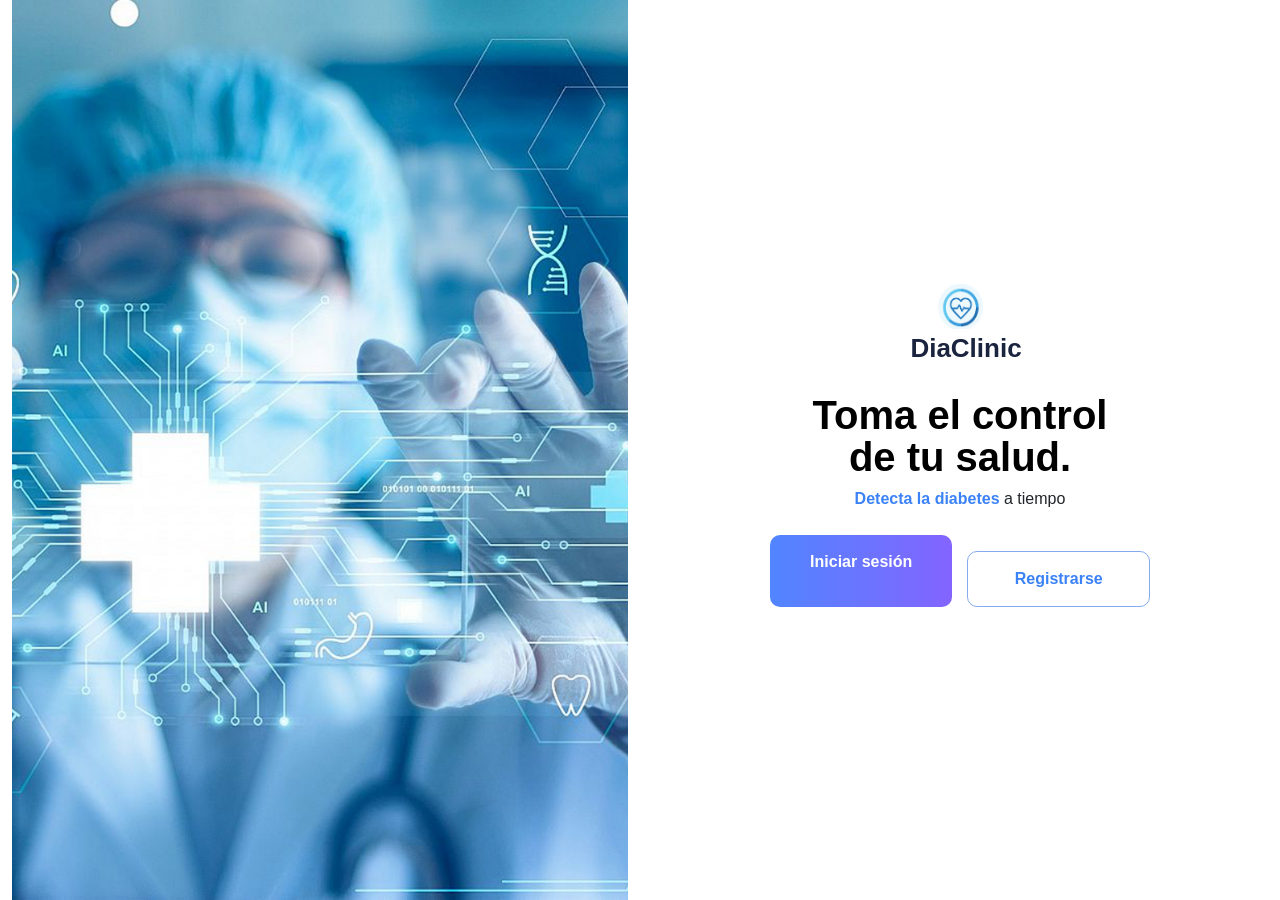
<file: index.html>
<!DOCTYPE html>
<html lang="es">
<head>
    <meta charset="UTF-8">
    <meta name="viewport" content="width=device-width, initial-scale=1">
    <title>DiaClinic | Inicio</title>
    <link href="https://cdn.jsdelivr.net/npm/bootstrap@5.3.0/dist/css/bootstrap.min.css" rel="stylesheet">
    <link rel="stylesheet" href="./styles/index.css">
</head>
<body>

<div class="container-fluid login_container">
    <div class="row h-100">

        <div class="col-md-6 d-none d-md-block login_imagen_lateral">
            <img src="assets/fondo_login.png" alt="Fondo DiaClinic" class="img-fluid fondo_img">
        </div>

        <div class="col-md-6 col-12 login_contenido">
            <div class="login_wrapper text-center">

                <div class="login_logo mx-auto d-block">
                    <img src="assets/logo_circular.png" alt="Logo DiaClinic" class="logo_img">
                    <p>DiaClinic</p>
                </div>

                <h1 class="login_titulo">Toma el control</h1>
                <h1 class="login_subtitulo">de tu salud.</h1>

                <p>
                    <span class="login_texto_azul"><strong>Detecta la diabetes</strong></span> a tiempo
                </p>

                <div class="login_acciones mt-4">
                    <a href="./views/pantalla_login.html" class="login_btn_inicio text-center text-decoration-none">
                        Iniciar sesión
                    </a>
                    <a href="./views/pantalla_registro.html" class="login_btn_registro text-center text-decoration-none mt-3 d-inline-block">
                        Registrarse
                    </a>
                </div>

            </div>
        </div>

    </div>
</div>

<script src="https://cdn.jsdelivr.net/npm/bootstrap@5.3.0/dist/js/bootstrap.bundle.min.js"></script>
</body>
</html>
</file>
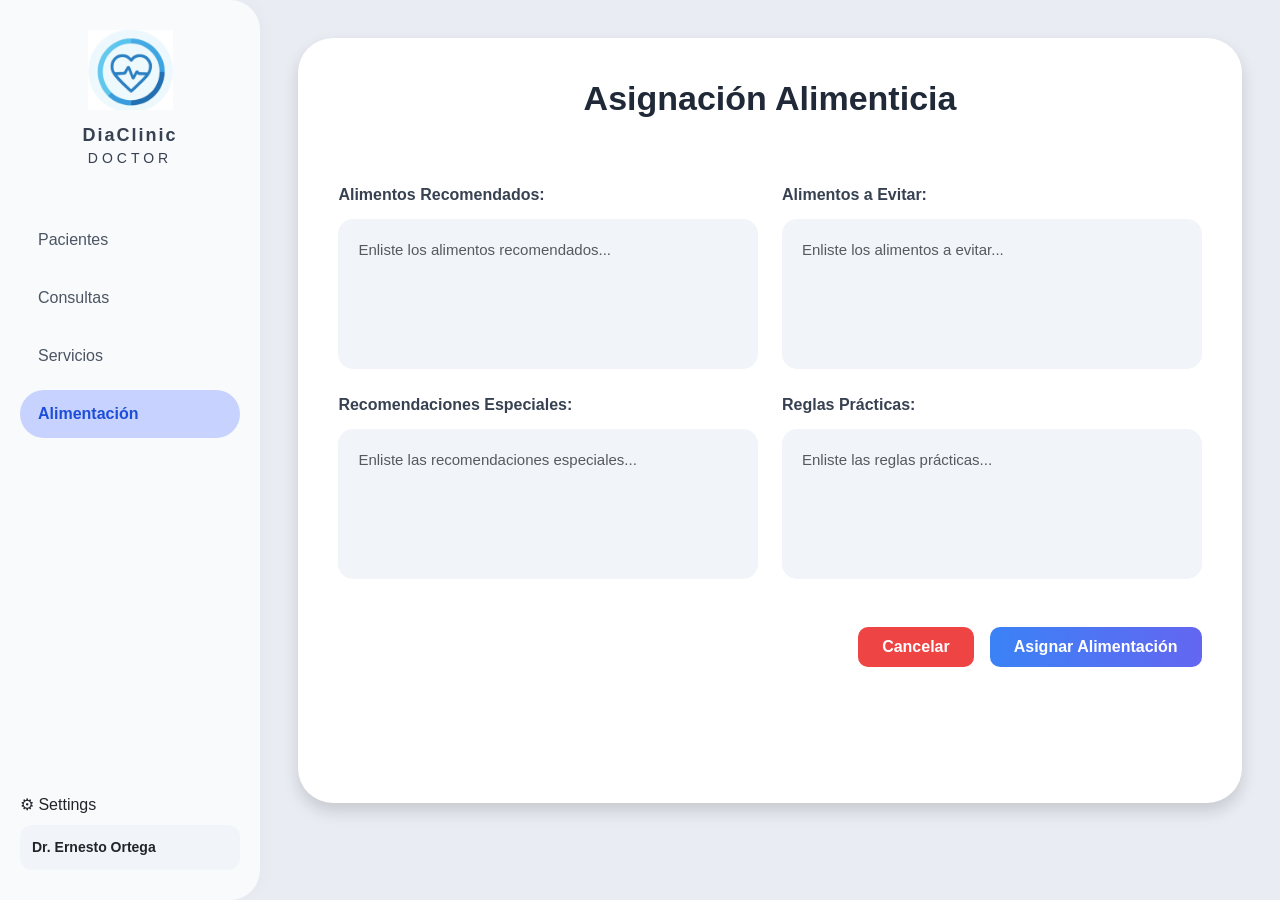
<file: views/asignacion alimenticia.html>
<!DOCTYPE html>
<html lang="es">
<head>
    <meta charset="UTF-8">
    <meta name="viewport" content="width=device-width, initial-scale=1.0">
    <title>DiaClinic | Asignación Alimenticia</title>
    <link href="https://cdn.jsdelivr.net/npm/bootstrap@5.3.0/dist/css/bootstrap.min.css" rel="stylesheet">
    <link rel="stylesheet" href="../styles/asignacion alimenticia.css">
</head>
<body>

<div class="container-fluid p-0">
    <div class="row g-0">
        
        <header class="col-12 d-lg-none bg-white p-3 d-flex justify-content-between align-items-center border-bottom sticky-top">
            <div class="d-flex align-items-center gap-2">
                <img src="../assets/logo.png" width="40" alt="Logo">
                <span class="fw-bold">DiaClinic Doctor</span>
            </div>
            <button class="btn btn-primary" type="button" data-bs-toggle="offcanvas" data-bs-target="#sidebarAlimentos">
            </button>
        </header>

        <aside class="col-lg-auto d-none d-lg-flex flex-column sidebar">
            <div class="logo_section">
                <img src="../assets/logo.png" class="logo_img" alt="Logo">
                <h2 class="logo_text">
                    DiaClinic<br>
                    <span>Doctor</span>
                </h2>
            </div>

            <nav class="menu nav flex-column">
                <a class="menu_item nav-link">Pacientes</a>
                <a class="menu_item nav-link">Consultas</a>
                <a class="menu_item nav-link">Servicios</a>
                <a class="menu_item nav-link active">Alimentación</a>
            </nav>

            <div class="user_box mt-auto">
                <div class="settings mb-2">⚙ Settings</div>
                <div class="user_profile">
                    <span class="fw-bold">Dr. Ernesto Ortega</span>
                </div>
            </div>
        </aside>

        <div class="offcanvas offcanvas-start" tabindex="-1" id="sidebarAlimentos">
            <div class="offcanvas-header border-bottom">
                <h5 class="offcanvas-title fw-bold">DiaClinic Doctor</h5>
                <button type="button" class="btn-close" data-bs-dismiss="offcanvas"></button>
            </div>
            <div class="offcanvas-body d-flex flex-column">
                <nav class="menu nav flex-column">
                    <a class="menu_item nav-link">Pacientes</a>
                    <a class="menu_item nav-link">Consultas</a>
                    <a class="menu_item nav-link">Servicios</a>
                    <a class="menu_item nav-link active">Alimentación</a>
                </nav>
            </div>
        </div>

        <main class="col main_content">
            <div class="content_card shadow">
                <h1 class="page_title">Asignación Alimenticia</h1>

                <div class="row g-4 mt-2">
                    <div class="col-12 col-xl-6">
                        <div class="form_group">
                            <label>Alimentos Recomendados:</label>
                            <textarea class="form-control border-0" placeholder="Enliste los alimentos recomendados..."></textarea>
                        </div>
                    </div>

                    <div class="col-12 col-xl-6">
                        <div class="form_group">
                            <label>Alimentos a Evitar:</label>
                            <textarea class="form-control border-0" placeholder="Enliste los alimentos a evitar..."></textarea>
                        </div>
                    </div>

                    <div class="col-12 col-xl-6">
                        <div class="form_group">
                            <label>Recomendaciones Especiales:</label>
                            <textarea class="form-control border-0" placeholder="Enliste las recomendaciones especiales..."></textarea>
                        </div>
                    </div>

                    <div class="col-12 col-xl-6">
                        <div class="form_group">
                            <label>Reglas Prácticas:</label>
                            <textarea class="form-control border-0" placeholder="Enliste las reglas prácticas..."></textarea>
                        </div>
                    </div>
                </div>

                <div class="button_container d-flex justify-content-center justify-content-md-end gap-3 mt-5">
                    <button class="btn_danger px-4 py-2">Cancelar</button>
                    <button class="btn_primary px-4 py-2">Asignar Alimentación</button>
                </div>
            </div>
        </main>
    </div>
</div>

<script src="https://cdn.jsdelivr.net/npm/bootstrap@5.3.0/dist/js/bootstrap.bundle.min.js"></script>
</body>
</html>
</file>
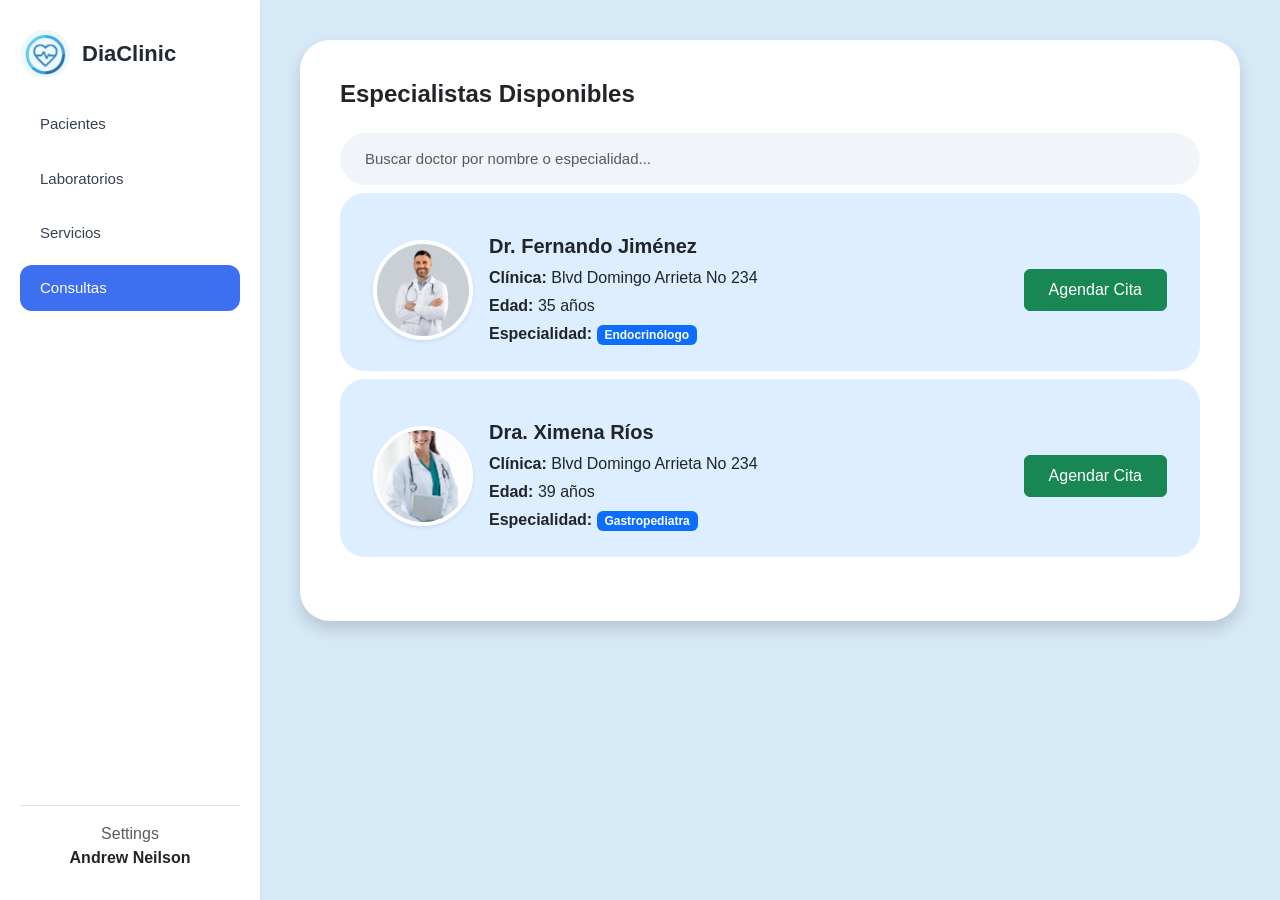
<file: views/doctores.html>
<!DOCTYPE html>
<html lang="es">
<head>
    <meta charset="UTF-8">
    <meta name="viewport" content="width=device-width, initial-scale=1.0">
    <title>DiaClinic | Consultas</title>
    <link href="https://cdn.jsdelivr.net/npm/bootstrap@5.3.0/dist/css/bootstrap.min.css" rel="stylesheet">

    <link rel="stylesheet" href="../styles/doctores.css">
</head>
<body class="bg_layout">
<nav class="navbar navbar-light bg-white border-bottom sticky-top d-lg-none">
    <div class="container-fluid">
        <a class="navbar-brand d-flex align-items-center" href="#">
            <img src="../assets/logo.png" alt="Logo" width="35">
            <span class="fw-bold ms-2 fs-4">DiaClinic</span>
        </a>

        <button class="navbar-toggler" type="button"
                data-bs-toggle="offcanvas"
                data-bs-target="#sidebarMobile"
                aria-controls="sidebarMobile">
            <span class="navbar-toggler-icon"></span>
        </button>
    </div>
</nav>

<div class="container-fluid p-0">
    <div class="row g-0">
        <aside class="col-lg-auto d-none d-lg-flex flex-column sidebar shadow-sm">
            <div class="sidebar_top">
                <div class="logo mb-4 text-center">
                    <img src="../assets/logo.png" class="logo_img" alt="Logo DiaClinic">
                    <p class="m-0 fw-bold">DiaClinic</p>
                </div>

                <nav class="sidebar_menu nav flex-column">
                    <a href="#" class="nav-link">Pacientes</a>
                    <a href="#" class="nav-link">Laboratorios</a>
                    <a href="#" class="nav-link">Servicios</a>
                    <a href="#" class="nav-link active">Consultas</a>
                </nav>
            </div>

            <div class="sidebar_footer mt-auto border-top pt-3 text-center">
                <p class="m-0 text-muted">Settings</p>
                <p class="m-0 fw-bold">Andrew Neilson</p>
            </div>
        </aside>
        <div class="offcanvas offcanvas-start" tabindex="-1" id="sidebarMobile">
            <div class="offcanvas-header border-bottom">
                <h5 class="offcanvas-title fw-bold">DiaClinic</h5>
                <button type="button" class="btn-close" data-bs-dismiss="offcanvas"></button>
            </div>
            <div class="offcanvas-body">
                <nav class="sidebar_menu nav flex-column">
                    <a href="#" class="nav-link">Pacientes</a>
                    <a href="#" class="nav-link">Laboratorios</a>
                    <a href="#" class="nav-link">Servicios</a>
                    <a href="#" class="nav-link active">Consultas</a>
                </nav>
            </div>
        </div>
        <main class="col content">
            <div class="form_white_card shadow">

                <h2 class="mb-4 fw-bold h4">Especialistas Disponibles</h2>

                <div class="search_bar_container mb-4">
                    <input type="text" class="form-control"
                           placeholder="Buscar doctor por nombre o especialidad...">
                </div>
                <div class="doctor_card row g-3 align-items-center mx-0 mb-4">
                    <div class="col-12 col-sm-auto text-center">
                        <img src="../assets/doctor1.png" class="doctor_img shadow-sm" alt="Doctor">
                    </div>
                    <div class="col-12 col-sm text-center text-sm-start">
                        <h3 class="h5 fw-bold mb-2">Dr. Fernando Jiménez</h3>
                        <p class="mb-1"><strong>Clínica:</strong> Blvd Domingo Arrieta No 234</p>
                        <p class="mb-1"><strong>Edad:</strong> 35 años</p>
                        <p class="mb-0">
                            <strong>Especialidad:</strong>
                            <span class="badge bg-primary">Endocrinólogo</span>
                        </p>
                    </div>
                    <div class="col-12 col-lg-auto text-center pt-2 pt-lg-0">
                        <button class="btn btn-success w-100 px-4 py-2">
                            Agendar Cita
                        </button>
                    </div>
                </div>
                <div class="doctor_card row g-3 align-items-center mx-0 mb-4">
                    <div class="col-12 col-sm-auto text-center">
                        <img src="../assets/doctora2.png" class="doctor_img shadow-sm" alt="Doctora">
                    </div>
                    <div class="col-12 col-sm text-center text-sm-start">
                        <h3 class="h5 fw-bold mb-2">Dra. Ximena Ríos</h3>
                        <p class="mb-1"><strong>Clínica:</strong> Blvd Domingo Arrieta No 234</p>
                        <p class="mb-1"><strong>Edad:</strong> 39 años</p>
                        <p class="mb-0">
                            <strong>Especialidad:</strong>
                            <span class="badge bg-primary">Gastropediatra</span>
                        </p>
                    </div>
                    <div class="col-12 col-lg-auto text-center pt-2 pt-lg-0">
                        <button class="btn btn-success w-100 px-4 py-2">
                            Agendar Cita
                        </button>
                    </div>
                </div>

            </div>
        </main>

    </div>
</div>
<script src="https://cdn.jsdelivr.net/npm/bootstrap@5.3.0/dist/js/bootstrap.bundle.min.js"></script>
</body>
</html>
</file>
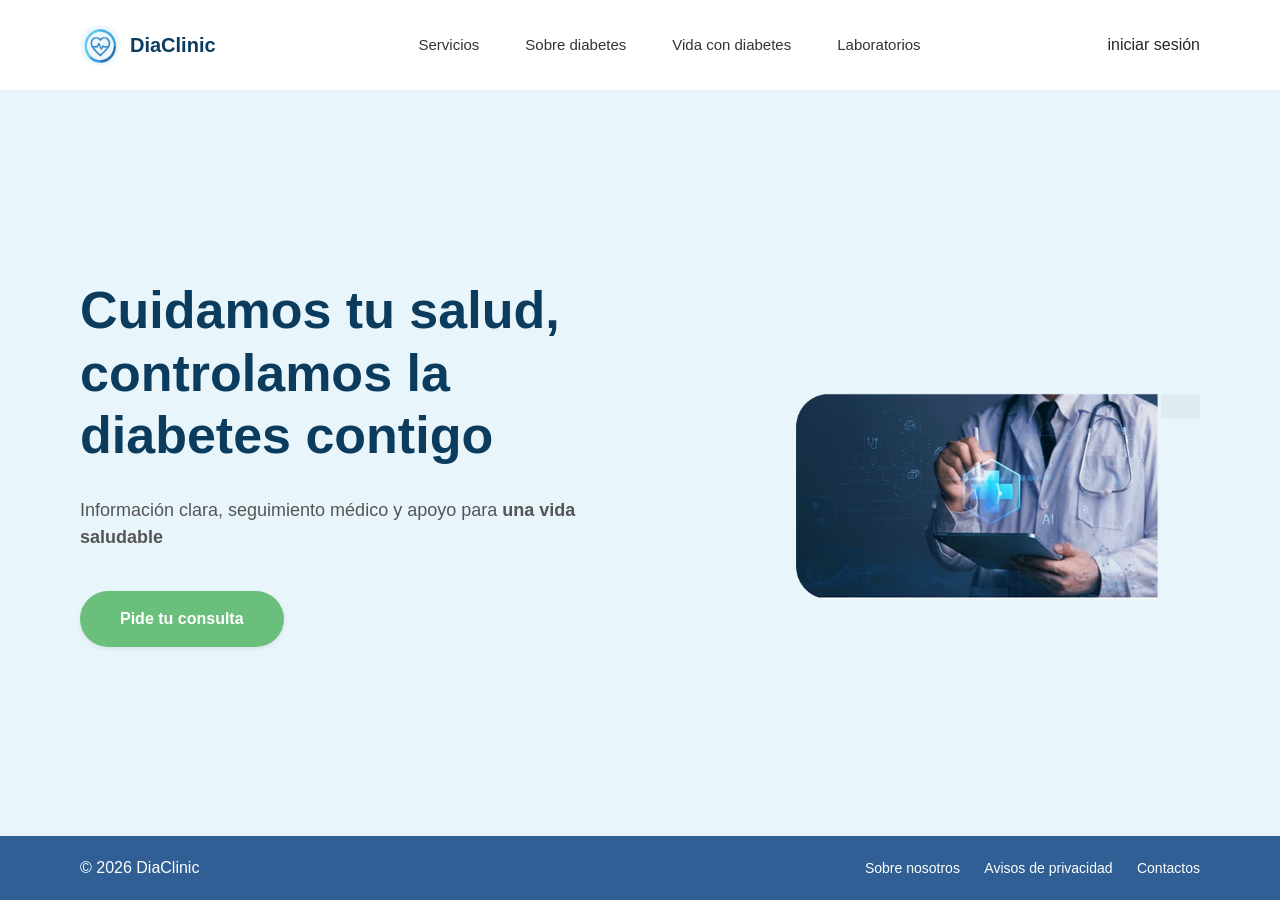
<file: views/pantalla_home.html>
<!DOCTYPE html>
<html lang="es">
<head>
    <meta charset="UTF-8">
    <meta name="viewport" content="width=device-width, initial-scale=1.0">
    <title>DiaClinic - Home</title>
    <link href="https://cdn.jsdelivr.net/npm/bootstrap@5.3.0/dist/css/bootstrap.min.css" rel="stylesheet">
    <link rel="stylesheet" href="../styles/pantalla home.css">
</head>
<body>

    <nav class="navbar navbar-expand-lg bg-white navbar_dashboard">
        <div class="container-fluid p-0">
            <a class="navbar-brand navbar_brand_logo" href="#">
                <img src="../assets/logo_circular.png" alt="Logo DiaClinic">
                <span>DiaClinic</span>
            </a>
            
            <button class="navbar-toggler border-0" type="button" data-bs-toggle="collapse" data-bs-target="#navbarNav">
                <span class="navbar-toggler-icon"></span>
            </button>

            <div class="collapse navbar-collapse justify-content-center" id="navbarNav">
                <div class="navbar-nav navbar_menu_links text-center">
                    <a class="nav-link" href="#">Servicios</a>
                    <a class="nav-link" href="#">Sobre diabetes</a>
                    <a class="nav-link" href="#">Vida con diabetes</a>
                    <a class="nav-link" href="#">Laboratorios</a>
                </div>
                <div class="d-lg-none mt-3 user_profile_header justify-content-center">
                    <span>iniciar sesión</span>
                </div>
            </div>

            <div class="user_profile_header d-none d-lg-flex">
                <span style="cursor: pointer; font-weight: 500;">iniciar sesión</span>
            </div>
        </div>
    </nav>

    <section class="hero_section_container d-flex align-items-center">
        <div class="container-fluid p-0">
            <div class="row align-items-center g-0">
                <div class="col-lg-6 hero_content_left">
                    <h1 class="hero_title_text">
                        Cuidamos tu salud,<br>
                        controlamos la diabetes contigo
                    </h1>
                    <p class="hero_description">
                        Información clara, seguimiento médico y apoyo
                        para <strong>una vida saludable</strong>
                    </p>
                    <button class="btn_action_green shadow-sm">
                        Pide tu consulta
                    </button>
                </div>
                <div class="col-lg-6 hero_image_right">
                    <img src="../assets/doctor.png" alt="Doctor Diaclinic" class="img-fluid">
                </div>
            </div>
        </div>
    </section>

    <footer class="footer_bar_container">
        <div class="container-fluid p-0 d-flex flex-column flex-md-row justify-content-between align-items-center">
            <p class="mb-0">© 2026 DiaClinic</p>
            <div class="footer_links mt-3 mt-md-0">
                <a href="#">Sobre nosotros</a>
                <a href="#">Avisos de privacidad</a>
                <a href="#">Contactos</a>
            </div>
        </div>
    </footer>

    <script src="https://cdn.jsdelivr.net/npm/bootstrap@5.3.0/dist/js/bootstrap.bundle.min.js"></script>
</body>
</html>
</file>
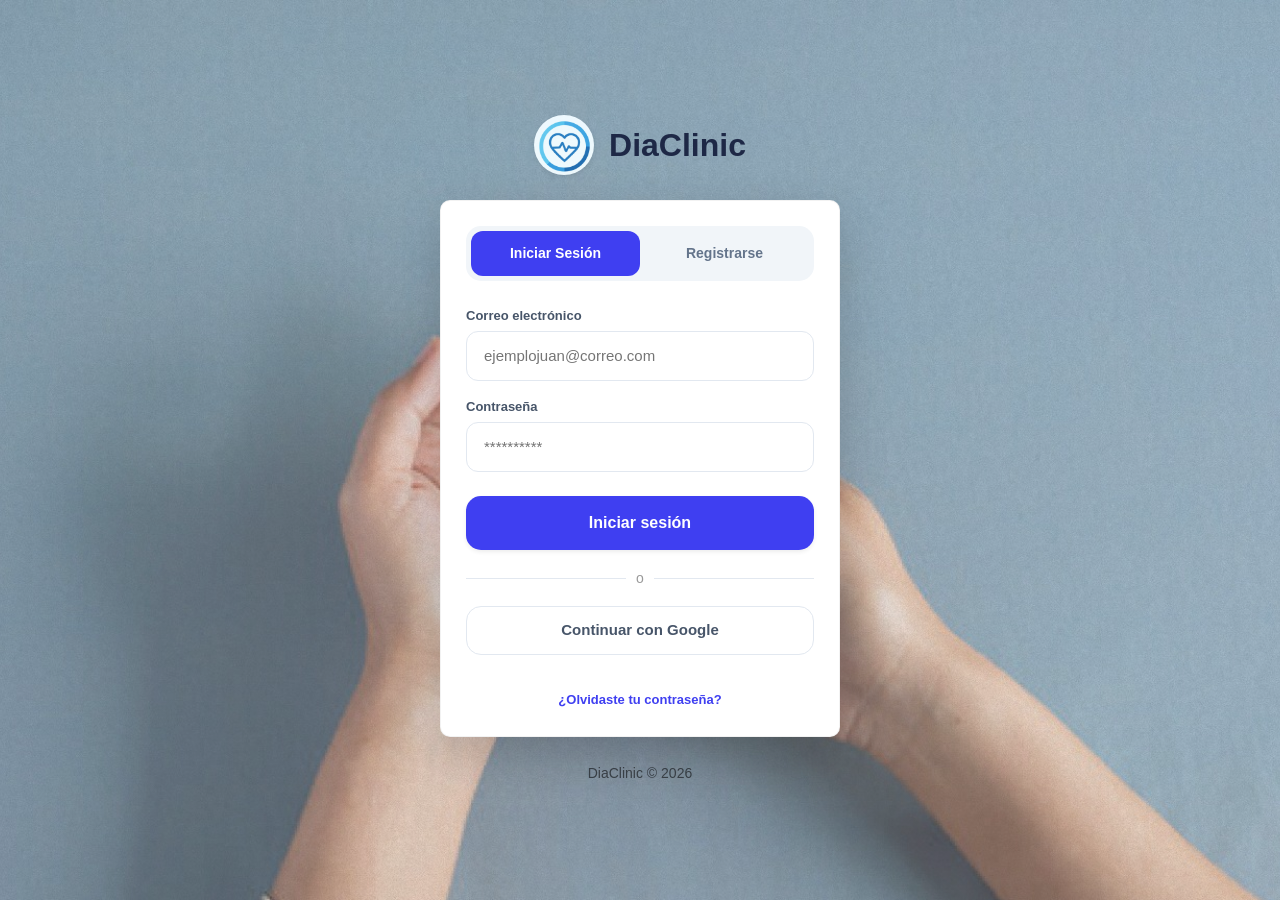
<file: views/pantalla_login.html>
<!DOCTYPE html>
<html lang="es">
<head>
    <meta charset="UTF-8">
    <meta name="viewport" content="width=device-width, initial-scale=1.0">
    <title>DiaClinic | Inicio de Sesión</title>
    <link href="https://cdn.jsdelivr.net/npm/bootstrap@5.3.0/dist/css/bootstrap.min.css" rel="stylesheet">
    <link rel="stylesheet" href="../styles/pantalla_login.css">
</head>
<body class="login_container p-3">

    <div class="login_logo">
        <img src="../assets/logo.png" class="logo_img shadow-sm" alt="Logo">
        <p class="m-0">DiaClinic</p>
    </div>

    <div class="auth_card shadow-lg">

        <div class="auth_tabs">
            <button type="button" class="auth_tab_activo">Iniciar Sesión</button>
            <button type="button" class="auth_tab" onclick="window.location.href='pantalla_registro.html'">Registrarse</button>
        </div>

        <form action="../controllers/login.php" method="POST">
            
            <span id="mensaje_sistema" class="text-center d-block mb-3 fw-bold" style="display: none !important;"></span>

            <div class="mb-3">
                <label class="auth_label">Correo electrónico</label>
                <div class="auth_input_group">
                    <input type="email" class="auth_input" name="email" placeholder="ejemplojuan@correo.com" required>
                </div>
            </div>

            <div class="mb-4">
                <label class="auth_label">Contraseña</label>
                <div class="auth_input_group">
                    <input type="password" class="auth_input" name="password" placeholder="**********" required>
                </div>
            </div>

            <button type="submit" class="auth_btn_principal shadow-sm">
                Iniciar sesión
            </button>

            <div class="separador my-3">
                <span>o</span>
            </div>

            <button type="button" class="auth_btn_secundario mb-3">
                Continuar con Google
            </button>

            <div class="text-center mt-3">
                <a href="#" class="login_texto_azul text-decoration-none">¿Olvidaste tu contraseña?</a>
            </div>
        </form>
    </div>

    <div class="text-center mt-4">
        <small class="text-muted">DiaClinic © 2026</small>
    </div>

    <script src="https://cdn.jsdelivr.net/npm/bootstrap@5.3.0/dist/js/bootstrap.bundle.min.js"></script>
    
    <script>
        const urlParams = new URLSearchParams(window.location.search);
        const mensajeSpan = document.getElementById('mensaje_sistema');

        if (urlParams.has('error')) {
            mensajeSpan.style.setProperty('display', 'block', 'important');
            mensajeSpan.classList.add('text-danger'); // Texto rojo
            
            if (urlParams.get('error') === 'pass') {
                mensajeSpan.textContent = 'Contraseña o Correo incorrectos.';
            } 
        } else if (urlParams.get('registro') === 'exito') {
            mensajeSpan.style.setProperty('display', 'block', 'important');
            mensajeSpan.classList.add('text-success'); // Texto verde
            mensajeSpan.textContent = '¡Cuenta creada con éxito! Ahora inicia sesión.';
        }
    </script>
</body>
</html>
</file>
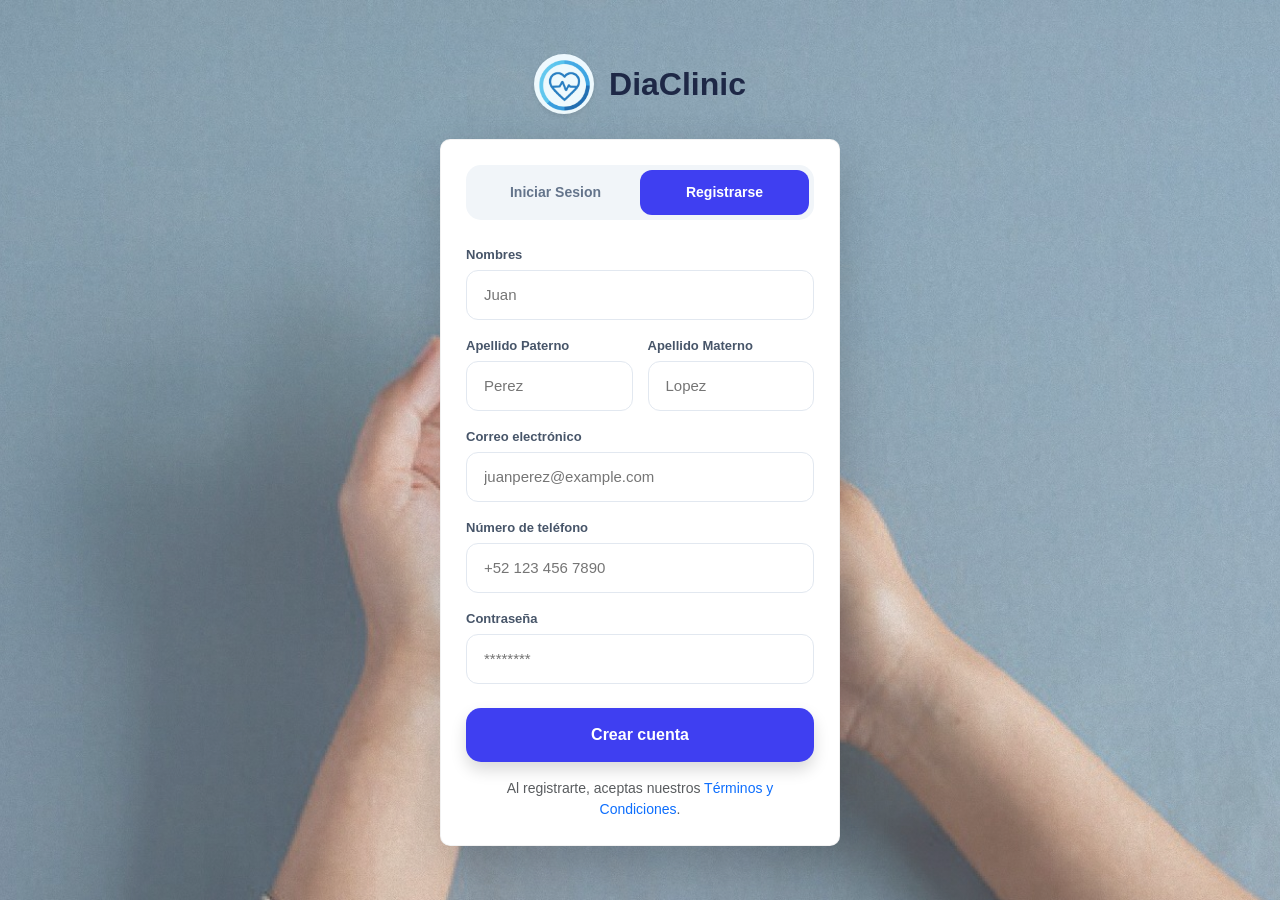
<file: views/pantalla_registro.html>
<!DOCTYPE html>
<html lang="es">
<head>
    <meta charset="UTF-8">
    <meta name="viewport" content="width=device-width, initial-scale=1.0">
    <title>DiaClinic | Registro</title>
    <link href="https://cdn.jsdelivr.net/npm/bootstrap@5.3.0/dist/css/bootstrap.min.css" rel="stylesheet">
    <link rel="stylesheet" href="../styles/pantalla_registro.css">
</head>
<body class="login_container p-3">

    <div class="login_logo">
        <img src="../assets/logo.png" class="logo_img shadow-sm" alt="Logo">
        <p class="m-0">DiaClinic</p>
    </div>

    <div class="auth_card shadow-lg">

        <div class="auth_tabs">
            <button type="button" class="auth_tab" onclick="window.location.href='pantalla_login.html'">Iniciar Sesion</button>
            <button type="button" class="auth_tab_activo">Registrarse</button>
        </div>

        <form action="../controllers/registro.php" method="POST">
            <div class="mb-3">
                <label class="auth_label">Nombres</label>
                <div class="auth_input_group">
                    <input type="text" class="auth_input" name="nombres" placeholder="Juan" required>
                </div>
            </div>

            <div class="fila_doble mb-3">
                <div>
                    <label class="auth_label">Apellido Paterno</label>
                    <div class="auth_input_group">
                        <input type="text" class="auth_input" name="ap_paterno" placeholder="Perez" required>
                    </div>
                </div>
                <div>
                    <label class="auth_label">Apellido Materno</label>
                    <div class="auth_input_group">
                        <input type="text" class="auth_input" name="ap_materno" placeholder="Lopez">
                    </div>
                </div>
            </div>

            <div class="mb-3">
                <label class="auth_label">Correo electrónico</label>
                <div class="auth_input_group">
                    <input type="email" class="auth_input" name="email" placeholder="juanperez@example.com" required>
                </div>
            </div>

            <div class="mb-3">
                <label class="auth_label">Número de teléfono</label>
                <div class="auth_input_group">
                    <input type="tel" class="auth_input" name="telefono" placeholder="+52 123 456 7890">
                </div>
            </div>

            <div class="mb-4">
                <label class="auth_label">Contraseña</label>
                <div class="auth_input_group">
                    <input type="password" class="auth_input" name="password" placeholder="********" required>
                </div>
            </div>

            <button type="submit" class="auth_btn_principal shadow">
                Crear cuenta
            </button>
            
            <p class="text-center mt-3 mb-0 small text-muted">
                Al registrarte, aceptas nuestros <a href="#" class="text-decoration-none">Términos y Condiciones</a>.
            </p>
        </form>
    </div>

    <script src="https://cdn.jsdelivr.net/npm/bootstrap@5.3.0/dist/js/bootstrap.bundle.min.js"></script>
</body>
</html>
</file>
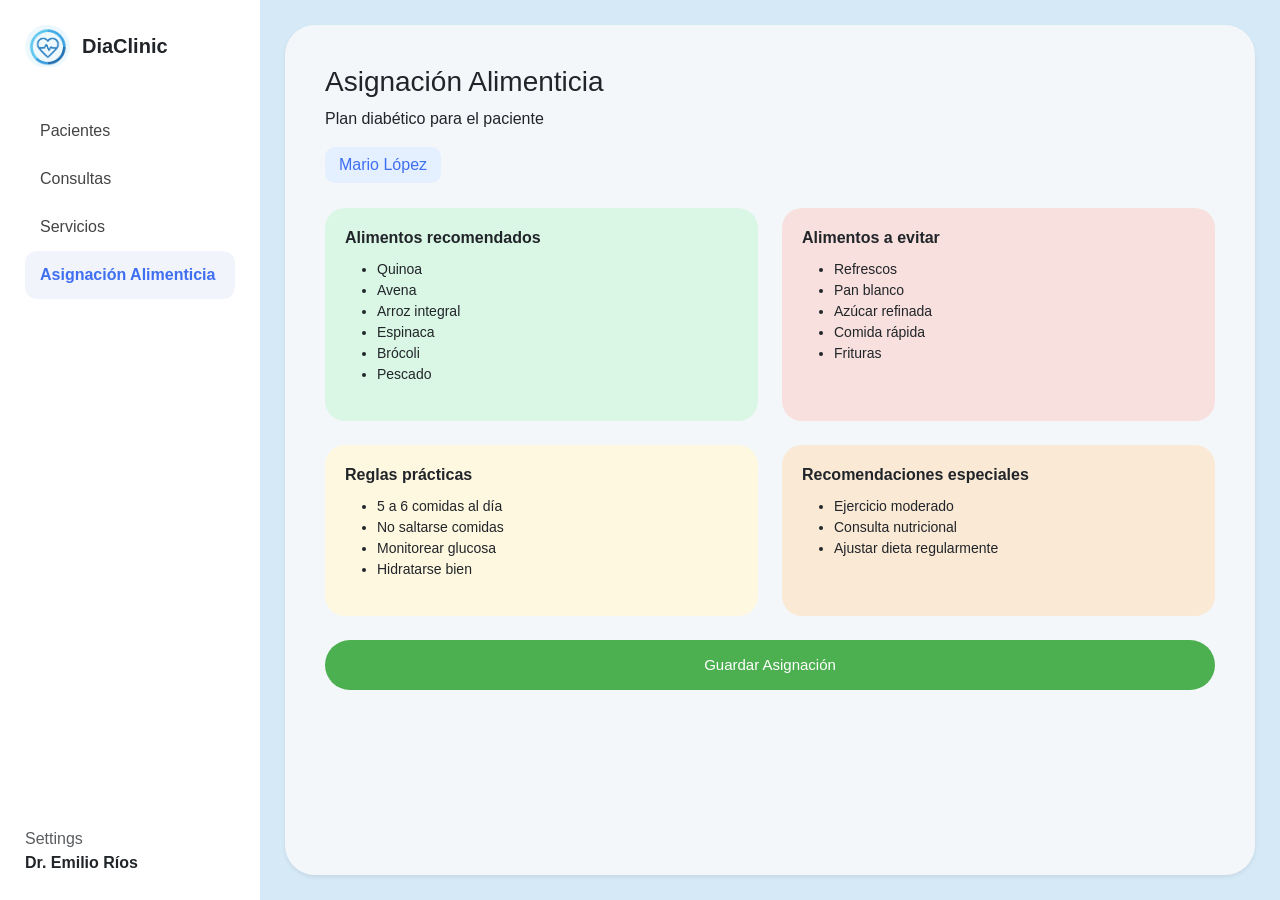
<file: views/perfil_alimenticio.html>
<!DOCTYPE html>
<html lang="es">
<head>
    <meta charset="UTF-8">
    <meta name="viewport" content="width=device-width, initial-scale=1.0">
    <title>DiaClinic | Perfil Alimenticio</title>
    <link href="https://cdn.jsdelivr.net/npm/bootstrap@5.3.0/dist/css/bootstrap.min.css" rel="stylesheet">
    <link rel="stylesheet" href="../styles/perfil_alimenticio.css">
</head>
<body>

<div class="container-fluid p-0">
    <div class="row g-0">
        
        <div class="col-12 d-lg-none bg-white p-3 d-flex justify-content-between align-items-center border-bottom">
            <div class="d-flex align-items-center gap-2">
                <img src="../assets/logo.png" style="width: 35px;" alt="Logo">
                <span class="fw-bold">DiaClinic</span>
            </div>
            <button class="btn btn-outline-primary" type="button" data-bs-toggle="offcanvas" data-bs-target="#sidebarMobile">
                Menú ☰
            </button>
        </div>

        <aside class="col-lg-auto d-none d-lg-flex flex-column sidebar_container">
            <div class="sidebar_top">
                <div class="sidebar_logo_top">
                    <img src="../assets/logo.png" alt="Logo DiaClinic">
                    <p>DiaClinic</p>
                </div>
                <nav class="sidebar_nav_list nav flex-column">
                    <a href="#" class="sidebar_nav_item">Pacientes</a>
                    <a href="#" class="sidebar_nav_item">Consultas</a>
                    <a href="#" class="sidebar_nav_item">Servicios</a>
                    <a href="#" class="sidebar_nav_item sidebar_item_active">Asignación Alimenticia</a>
                </nav>
            </div>
            <div class="sidebar_bottom_settings mt-auto">
                <p class="m-0 text-muted">Settings</p>
                <p class="m-0 fw-bold">Dr. Emilio Ríos</p>
            </div>
        </aside>

        <div class="offcanvas offcanvas-start" tabindex="-1" id="sidebarMobile">
            <div class="offcanvas-header border-bottom">
                <h5 class="offcanvas-title fw-bold">DiaClinic</h5>
                <button type="button" class="btn-close" data-bs-dismiss="offcanvas"></button>
            </div>
            <div class="offcanvas-body sidebar_container w-100 border-0">
                <nav class="sidebar_nav_list nav flex-column">
                    <a href="#" class="sidebar_nav_item">Pacientes</a>
                    <a href="#" class="sidebar_nav_item">Consultas</a>
                    <a href="#" class="sidebar_nav_item">Servicios</a>
                    <a href="#" class="sidebar_nav_item sidebar_item_active">Asignación Alimenticia</a>
                </nav>
            </div>
        </div>

        <main class="col main_content_wrapper shadow-sm">
            <header class="page_header">
                <h1 class="page_header_title">Asignación Alimenticia</h1>
                <p class="page_subtitle_text">Plan diabético para el paciente</p>
                <span class="patient_name_badge">Mario López</span>
            </header>

            <section class="row g-4 cards_grid_layout">
                
                <div class="col-12 col-md-6">
                    <div class="card_success_green h-100">
                        <h3 class="card_header_text">Alimentos recomendados</h3>
                        <ul class="card_list_items">
                            <li>Quinoa</li><li>Avena</li><li>Arroz integral</li>
                            <li>Espinaca</li><li>Brócoli</li><li>Pescado</li>
                        </ul>
                    </div>
                </div>

                <div class="col-12 col-md-6">
                    <div class="card_danger_red h-100">
                        <h3 class="card_header_text">Alimentos a evitar</h3>
                        <ul class="card_list_items">
                            <li>Refrescos</li><li>Pan blanco</li><li>Azúcar refinada</li>
                            <li>Comida rápida</li><li>Frituras</li>
                        </ul>
                    </div>
                </div>

                <div class="col-12 col-md-6">
                    <div class="card_warning_yellow h-100">
                        <h3 class="card_header_text">Reglas prácticas</h3>
                        <ul class="card_list_items">
                            <li>5 a 6 comidas al día</li><li>No saltarse comidas</li>
                            <li>Monitorear glucosa</li><li>Hidratarse bien</li>
                        </ul>
                    </div>
                </div>

                <div class="col-12 col-md-6">
                    <div class="card_info_orange h-100">
                        <h3 class="card_header_text">Recomendaciones especiales</h3>
                        <ul class="card_list_items">
                            <li>Ejercicio moderado</li><li>Consulta nutricional</li>
                            <li>Ajustar dieta regularmente</li>
                        </ul>
                    </div>
                </div>

            </section>

            <div class="mt-4">
                <button class="btn_save_large w-100 w-sm-auto">
                    Guardar Asignación
                </button>
            </div>
        </main>
    </div>
</div>

<script src="https://cdn.jsdelivr.net/npm/bootstrap@5.3.0/dist/js/bootstrap.bundle.min.js"></script>
</body>
</html>
</file>
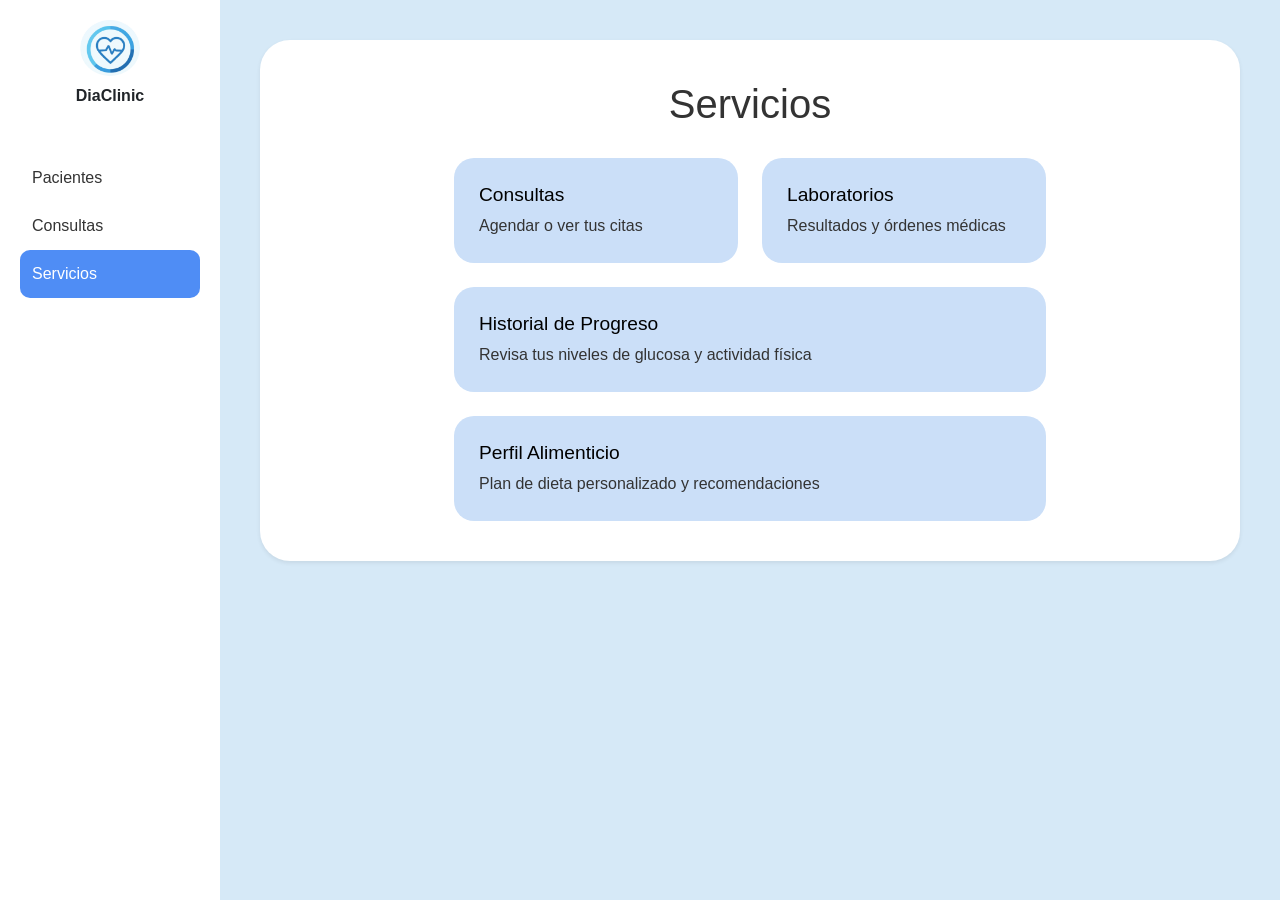
<file: views/servicios.html>
<!DOCTYPE html>
<html lang="es">
<head>
    <meta charset="UTF-8">
    <meta name="viewport" content="width=device-width, initial-scale=1.0">
    <title>DiaClinic | Servicios</title>
    <link href="https://cdn.jsdelivr.net/npm/bootstrap@5.3.0/dist/css/bootstrap.min.css" rel="stylesheet">
    <link rel="stylesheet" href="../styles/servicios.css">
</head>
<body>

<div class="container-fluid p-0">
    <div class="row g-0">

        <div class="col-12 d-lg-none bg-white p-3 d-flex justify-content-between align-items-center border-bottom">
            <div class="d-flex align-items-center gap-2">
                <img src="../assets/logo.png" style="width:40px;" alt="Logo">
                <span class="fw-bold">DiaClinic</span>
            </div>
            <button class="btn btn-primary" type="button" data-bs-toggle="offcanvas" data-bs-target="#menuLateral"></button>
        </div>

        <aside class="col-lg-auto d-none d-lg-flex flex-column sidebar">
            <div class="logo">
                <img src="../assets/logo.png" class="logo_img" alt="Logo">
                <p class="fw-bold mt-2">DiaClinic</p>
            </div>

            <ul class="menu nav flex-column">
                <li class="nav-item">Pacientes</li>
                <li class="nav-item">Consultas</li>
                <li class="nav-item activo">Servicios</li>
            </ul>
        </aside>

        <div class="offcanvas offcanvas-start" tabindex="-1" id="menuLateral">
            <div class="offcanvas-header border-bottom">
                <h5 class="offcanvas-title fw-bold">DiaClinic</h5>
                <button type="button" class="btn-close" data-bs-dismiss="offcanvas"></button>
            </div>
            <div class="offcanvas-body">
                <ul class="menu nav flex-column">
                    <li class="nav-item mb-2">Pacientes</li>
                    <li class="nav-item mb-2">Consultas</li>
                    <li class="nav-item activo">Servicios</li>
                </ul>
            </div>
        </div>

        <main class="col contenido">
            <div class="panel_blanco shadow-sm">
                <h1>Servicios</h1>

                <div class="row g-4 justify-content-center">

                    <div class="col-12 col-md-6 col-xl-4">
                        <div class="card_custom h-100">
                            <h3>Consultas</h3>
                            <p>Agendar o ver tus citas</p>
                        </div>
                    </div>

                    <div class="col-12 col-md-6 col-xl-4">
                        <div class="card_custom h-100">
                            <h3>Laboratorios</h3>
                            <p>Resultados y órdenes médicas</p>
                        </div>
                    </div>

                    <div class="col-12 col-xl-8">
                        <div class="card_custom card_grande h-100">
                            <h3>Historial de Progreso</h3>
                            <p>Revisa tus niveles de glucosa y actividad física</p>
                        </div>
                    </div>

                    <div class="col-12 col-xl-8">
                        <div class="card_custom card_grande h-100">
                            <h3>Perfil Alimenticio</h3>
                            <p>Plan de dieta personalizado y recomendaciones</p>
                        </div>
                    </div>

                </div>
            </div>
        </main>

    </div>
</div>

<script src="https://cdn.jsdelivr.net/npm/bootstrap@5.3.0/dist/js/bootstrap.bundle.min.js"></script>
</body>
</html>
</file>
<file: styles/index.css>
body {
    margin: 0;
    padding: 0;
    font-family: 'Inter', 'Segoe UI', sans-serif;
}

.login_container {
    height: 100vh;
}

.login_imagen_lateral {
    height: 100vh;
}

.fondo_img {
    width: 100%;
    height: 100%;
    object-fit: cover;
}

.login_contenido {
    height: 100vh;
    display: flex;
    justify-content: center;
    align-items: center;
    background-color: #ffffff;
}

.login_wrapper {
    width: 100%;
    max-width: 420px;
    padding: 40px 20px;
}

.login_logo {
    display: flex;
    justify-content: center;
    align-items: center;
    margin-bottom: 35px;
}

.logo_img {
    width: 45px;
    height: 45px;
}

.login_logo p {
    margin-left: 12px;
    font-size: 26px;
    font-weight: 700;
    color: #1a243f;
}

.login_titulo,
.login_subtitulo {
    font-size: 42px;
    font-weight: 800;
    color: #000;
    line-height: 1.1;
}

.login_subtitulo {
    margin-top: -10px;
}

.login_texto_azul {
    color: #3b82f6;
}

.login_acciones {
    display: flex;
    gap: 15px;
    margin-top: 35px;
}

.login_btn_inicio,
.login_btn_registro {
    width: 50%;
    padding: 15px;
    border-radius: 10px;
    font-size: 16px;
    font-weight: 700;
    text-decoration: none;
}

.login_btn_inicio {
    background: linear-gradient(90deg, #5185ff 0%, #8364ff 100%);
    color: #ffffff;
}

.login_btn_registro {
    background-color: transparent;
    color: #3b82f6;
    border: 1px solid #87aaef;
}
.login_titulo,
.login_subtitulo {
    font-size: 40px;
    font-weight: 700;
}

.login_logo {
    margin-bottom: 25px;
}

.login_acciones {
    margin-top: 25px;
}

.login_wrapper {
    padding-top: 30px;
}

@media (max-width: 768px) {
    .login_titulo,
    .login_subtitulo {
        font-size: 36px;
    }

    .login_acciones {
        flex-direction: column;
    }

    .login_btn_inicio,
    .login_btn_registro {
        width: 100%;
    }
}
</file>
<file: styles/asignacion alimenticia.css>
body {
    margin: 0;
    font-family: Arial, sans-serif;
    background: #e9edf3;
}

.sidebar {
    width: 260px;
    background: #f8fafc;
    padding: 30px 20px;
    border-radius: 0 30px 30px 0;
    height: 100vh;
    position: sticky;
    top: 0;
    box-shadow: 5px 0 15px rgba(0,0,0,0.02);
}

.logo_section { text-align: center; margin-bottom: 40px; }
.logo_img { width: 85px; margin-bottom: 15px; }
.logo_text { font-size: 18px; font-weight: 600; color: #374151; letter-spacing: 2px; }
.logo_text span { letter-spacing: 4px; font-weight: 400; font-size: 14px; text-transform: uppercase; }

.menu .nav-link {
    display: flex;
    align-items: center;
    padding: 12px 18px;
    border-radius: 30px;
    color: #4b5563;
    margin-bottom: 10px;
    transition: 0.3s;
}

.menu .nav-link.active {
    background: #c7d2fe;
    color: #1d4ed8 !important;
    font-weight: bold;
}

.user_profile {
    background: #f1f5f9;
    padding: 12px;
    border-radius: 12px;
    font-size: 14px;
}

.main_content { padding: clamp(15px, 3vw, 40px); }

.content_card {
    background: white;
    border-radius: 35px;
    padding: clamp(20px, 4vw, 40px);
    min-height: 85vh;
}

.page_title {
    text-align: center;
    font-size: clamp(24px, 5vw, 34px);
    font-weight: bold;
    color: #1f2937;
    margin-bottom: 40px;
}

.form_group label {
    display: block;
    margin-bottom: 12px;
    font-weight: bold;
    color: #374151;
}

.form_group textarea {
    height: 150px;
    border-radius: 15px;
    padding: 20px;
    background: #f1f5f9 !important;
    resize: none;
    font-size: 15px;
}

.btn_primary {
    background: linear-gradient(90deg, #3b82f6, #6366f1);
    border: none;
    color: white;
    border-radius: 10px;
    font-weight: bold;
    transition: 0.3s;
}

.btn_primary:hover {
    transform: translateY(-2px);
    box-shadow: 0 5px 15px rgba(59, 130, 246, 0.4);
}

.btn_danger {
    background: #ef4444;
    border: none;
    color: white;
    border-radius: 10px;
    font-weight: bold;
}

@media (max-width: 991px) {
    .main_content { padding: 15px; }
    .content_card { border-radius: 20px; }
}
</file>
<file: styles/doctores.css>
body {
    margin: 0;
    font-family: 'Segoe UI', Arial, sans-serif;
}

.bg_layout {
    background-color: #d6e9f7;
}

.sidebar {
    width: 260px;
    background-color: #ffffff;
    padding: 30px 20px;
    height: 100vh;
    position: sticky;
    top: 0;
}

.logo {
    display: flex;
    align-items: center;
    gap: 12px;
}

.logo_img {
    width: 50px;
}

.logo p {
    font-size: 22px;
    font-weight: bold;
    color: #1f2937;
}

.sidebar_menu .nav-link {
    text-decoration: none;
    color: #374151;
    padding: 12px 20px;
    border-radius: 12px;
    font-size: 15px;
    margin-bottom: 8px;
    transition: 0.3s;
}

.sidebar_menu .nav-link.active,
.sidebar_menu .nav-link:hover {
    background-color: #3f6ff1;
    color: white !important;
}

.navbar-brand {
    display: flex;
    align-items: center;
    gap: 12px;
}

.navbar-toggler {
    border: none;
}

.content {
    padding: clamp(20px, 5vw, 40px);
}

.form_white_card {
    background-color: white;
    border-radius: 30px;
    padding: clamp(20px, 4vw, 40px);
    max-width: 1100px;
    margin: auto;
}

.form-control {
    width: 100%;
    padding: 15px 25px;
    border-radius: 50px;
    border: none;
    background-color: #f1f5f9;
    font-size: 15px;
    outline: none;
    margin-bottom: 20px;
}

.form-control:focus {
    box-shadow: none;
    background-color: #eef2f7;
}

.doctor_card {
    background-color: #dceeff;
    padding: 25px;
    border-radius: 25px;
    transition: 0.3s ease;
}

.doctor_card:hover {
    transform: translateY(-5px);
    box-shadow: 0 10px 20px rgba(0,0,0,0.08);
}

.doctor_img {
    width: 100px;
    height: 100px;
    border-radius: 50%;
    object-fit: cover;
    border: 4px solid white;
}

.doctor_info h3 {
    color: #0b3c5d;
}

.doctor_info p {
    font-size: 14px;
    color: #4b5563;
}

.btn_green {
    background-color: #4CAF50;
    color: white;
    border: none;
    border-radius: 50px;
    font-weight: bold;
    transition: 0.3s;
}

.btn_green:hover {
    background-color: #388e3c;
    box-shadow: 0 4px 12px rgba(76, 175, 80, 0.3);
}

@media (max-width: 991px) {
    .content {
        padding: 15px;
    }
}
</file>
<file: styles/pantalla home.css>
body {
    margin: 0;
    padding: 0;
    box-sizing: border-box;
    font-family: Arial, Helvetica, sans-serif;
    background-color: #f5f8fb;
    min-height: 100vh;
    display: flex;
    flex-direction: column;
}

.navbar_dashboard {
    display: flex;
    justify-content: space-between;
    align-items: center;
    padding: 20px 80px; 
    background-color: #ffffff;
}

.navbar_brand_logo {
    display: flex;
    align-items: center;
    gap: 10px;
    font-weight: bold;
    color: #0b3c5d !important;
}

.navbar_brand_logo img {
    width: 40px;
    height: 40px;
}

.navbar_menu_links .nav-link {
    margin: 0 15px;
    text-decoration: none;
    color: #333333 !important;
    font-size: 15px;
    font-weight: 500;
}

.user_profile_header {
    display: flex;
    align-items: center;
    gap: 10px;
}

.hero_section_container {
    display: flex;
    align-items: center;
    padding: 60px 80px; 
    background-color: #e8f5fb;
    flex-grow: 1; 
}

.hero_title_text {
    font-size: 52px;
    font-weight: bold;
    color: #0b3c5d;
    margin-bottom: 30px;
}

.hero_description {
    font-size: 18px;
    color: #555555;
    margin-bottom: 40px;
    width: 90%;
}

.btn_action_green {
    background-color: #6bbf7c;
    color: white;
    border: none;
    padding: 16px 40px;
    border-radius: 30px;
    font-size: 16px;
    font-weight: bold;
    cursor: pointer;
    transition: 0.3s;
}

.btn_action_green:hover {
    background-color: #5aa86a;
}

.hero_image_right img {
    max-width: 100%; 
    height: auto;
    border-radius: 25px;
}

.footer_bar_container {
    display: flex;
    padding: 20px 80px;
    background-color: #2f5f94;
    color: white;
}

.footer_links a {
    color: white;
    margin-left: 20px;
    text-decoration: none;
    font-size: 14px;
}

@media (max-width: 1024px) {
    .navbar_dashboard, .hero_section_container, .footer_bar_container {
        padding: 20px 40px;
    }
    .hero_title_text {
        font-size: 40px;
    }
}

@media (max-width: 768px) {
    .navbar_dashboard {
        padding: 20px;
        text-align: center;
    }
    .navbar_menu_links .nav-link {
        margin: 5px;
    }
    .hero_section_container {
        padding: 40px 20px;
        text-align: center;
    }
    .hero_title_text {
        font-size: 32px;
        margin-top: 20px;
    }
    .footer_bar_container {
        padding: 30px 20px;
        text-align: center;
    }
    .footer_links a {
        margin-left: 0;
    }
}
</file>
<file: styles/pantalla_login.css>
body {
    margin: 0;
    padding: 0;
    box-sizing: border-box;
    font-family: 'Segoe UI', Arial, sans-serif;
}

.login_container {
    display: flex;
    flex-direction: column;
    justify-content: center;
    align-items: center;
    min-height: 100vh;
    background: linear-gradient(rgba(255, 255, 255, 0.2), rgba(255, 255, 255, 0.2)), 
                url("../assets/fondo.png") center/cover no-repeat;
}

/* Alinea el Logo y DiaClinic en una sola línea horizontal */
.login_logo {
    display: flex;
    align-items: center;
    gap: 15px;
    margin-bottom: 25px;
}

.logo_img {
    width: 60px;
    height: 60px;
    border-radius: 50%;
    object-fit: cover;
}

.login_logo p {
    color: #1e2846;
    font-size: 32px;
    font-weight: 800;
}

/* El contenedor blanco estirado sin ser 'Card' de Bootstrap */
.auth_card {
    background-color: #ffffff;
    width: 90%;
    max-width: 400px;
    padding: 25px;
    border-radius: 10px;
    border: 1px solid rgba(0,0,0,0.05);
}

.auth_tabs {
    display: flex;
    background-color: #f1f5f9;
    border-radius: 15px;
    padding: 5px;
    margin-bottom: 25px;
}

.auth_tab, .auth_tab_activo {
    flex: 1;
    padding: 12px 0;
    border: none;
    border-radius: 12px;
    font-size: 14px;
    font-weight: 600;
    transition: 0.3s;
    cursor: pointer;
}

.auth_tab {
    background-color: transparent;
    color: #64748b;
}

.auth_tab_activo {
    background-color: #3f3ff1;
    color: white;
}

.auth_label {
    display: block;
    font-size: 13px;
    font-weight: 600;
    color: #475569;
    margin-bottom: 5px;
}

.auth_input_group {
    border: 1.5px solid #e2e8f0;
    border-radius: 12px;
    padding: 12px 15px;
    transition: 0.3s;
}

.auth_input_group:focus-within {
    border-color: #3f3ff1;
    box-shadow: 0 0 0 3px rgba(63, 63, 241, 0.1);
}

.auth_input {
    width: 100%;
    border: none;
    font-size: 15px;
    outline: none;
    background: transparent;
}

.auth_btn_principal {
    width: 100%;
    padding: 15px;
    background-color: #3f3ff1;
    color: white;
    border: none;
    border-radius: 15px;
    font-size: 16px;
    font-weight: 700;
    cursor: pointer;
    transition: 0.3s;
}

.auth_btn_principal:hover {
    background-color: #2b2bd6;
    transform: translateY(-1px);
}

/* Estilos exclusivos del Login: Botón de Google y Texto azul */
.auth_btn_secundario {
    width: 100%;
    padding: 12px;
    background-color: #ffffff;
    color: #475569;
    border: 1.5px solid #e2e8f0;
    border-radius: 15px;
    font-size: 15px;
    font-weight: 600;
    transition: 0.3s;
    cursor: pointer;
}

.auth_btn_secundario:hover {
    background-color: #f8fafc;
}

.login_texto_azul {
    color: #3f3ff1;
    font-weight: 600;
    font-size: 13px;
}

.separador {
    text-align: center;
    position: relative;
    z-index: 1;
}

.separador::before {
    content: "";
    position: absolute;
    top: 50%;
    left: 0;
    right: 0;
    border-top: 1px solid #e2e8f0;
    z-index: -1;
}

.separador span {
    background-color: #fff;
    padding: 0 10px;
    color: #999;
    font-size: 14px;
}

@media (max-width: 576px) {
    .auth_card {
        padding: 20px;
        border-radius: 15px;
    }
}
</file>
<file: styles/pantalla_registro.css>
body {
    margin: 0;
    padding: 0;
    box-sizing: border-box;
    font-family: 'Segoe UI', Arial, sans-serif;
}

.login_container {
    display: flex;
    flex-direction: column;
    justify-content: center;
    align-items: center;
    min-height: 100vh;
    background: linear-gradient(rgba(255, 255, 255, 0.2), rgba(255, 255, 255, 0.2)), 
                url("../assets/fondo.png") center/cover no-repeat;
}

.login_logo {
    display: flex;
    align-items: center;
    gap: 15px;
    margin-bottom: 25px;
}

.logo_img {
    width: 60px;
    height: 60px;
    border-radius: 50%;
    object-fit: cover;
}

.login_logo p {
    color: #1e2846;
    font-size: 32px;
    font-weight: 800;
}

.auth_card {
    background-color: #ffffff;
    width: 90%;
    max-width: 400px;
    padding: 25px;
    border-radius: 10px;
    border: 1px solid rgba(0,0,0,0.05);
}

.auth_tabs {
    display: flex;
    background-color: #f1f5f9;
    border-radius: 15px;
    padding: 5px;
    margin-bottom: 25px;
}

.auth_tab, .auth_tab_activo {
    flex: 1;
    padding: 12px 0;
    border: none;
    border-radius: 12px;
    font-size: 14px;
    font-weight: 600;
    transition: 0.3s;
    cursor: pointer;
}

.auth_tab {
    background-color: transparent;
    color: #64748b;
}

.auth_tab_activo {
    background-color: #3f3ff1;
    color: white;
}

.auth_label {
    display: block;
    font-size: 13px;
    font-weight: 600;
    color: #475569;
    margin-bottom: 5px;
}

.auth_input_group {
    border: 1.5px solid #e2e8f0;
    border-radius: 12px;
    padding: 12px 15px;
    transition: 0.3s;
}

.auth_input_group:focus-within {
    border-color: #3f3ff1;
    box-shadow: 0 0 0 3px rgba(63, 63, 241, 0.1);
}

.auth_input {
    width: 100%;
    border: none;
    font-size: 15px;
    outline: none;
    background: transparent;
}

.fila_doble {
    display: grid;
    grid-template-columns: 1fr 1fr;
    gap: 15px;
}

.auth_btn_principal {
    width: 100%;
    padding: 15px;
    background-color: #3f3ff1;
    color: white;
    border: none;
    border-radius: 15px;
    font-size: 16px;
    font-weight: 700;
    cursor: pointer;
    transition: 0.3s;
}

.auth_btn_principal:hover {
    background-color: #2b2bd6;
    transform: translateY(-1px);
}

@media (max-width: 576px) {
    .fila_doble {
        grid-template-columns: 1fr; 
    }
    .auth_card {
        padding: 20px;
        border-radius: 15px;
    }
}
</file>
<file: styles/perfil_alimenticio.css>
body {
    margin: 0;
    padding: 0;
    font-family: Arial, sans-serif;
    background-color: #d6e9f7;
}

.sidebar_container {
    width: 260px;
    background-color: #ffffff;
    padding: 25px;
    height: 100vh;
    position: sticky;
    top: 0;
}

.sidebar_logo_top {
    display: flex;
    align-items: center;
    gap: 12px;
    margin-bottom: 40px;
}

.sidebar_logo_top img { width: 45px; }
.sidebar_logo_top p { font-size: 20px; font-weight: bold; margin: 0; }

.sidebar_nav_item {
    text-decoration: none;
    color: #444;
    padding: 12px 15px;
    border-radius: 12px;
    transition: 0.3s;
}

.sidebar_item_active {
    background-color: #f1f4fa;
    color: #3f6ff1 !important;
    font-weight: bold;
}

.main_content_wrapper {
    background-color: #f4f7fa;
    margin: clamp(10px, 2vw, 25px);
    border-radius: 30px;
    padding: clamp(20px, 4vw, 40px);
}

.page_header_title { font-size: 28px; }
.patient_name_badge {
    display: inline-block;
    background-color: #e4efff;
    color: #3f6ff1;
    padding: 6px 14px;
    border-radius: 10px;
    margin-bottom: 25px;
}

.card_success_green, .card_danger_red, .card_warning_yellow, .card_info_orange {
    padding: 20px;
    border-radius: 20px;
}

.card_success_green { background-color: #daf7e6; }
.card_danger_red { background-color: #f7e0de; }
.card_warning_yellow { background-color: #fff8e1; }
.card_info_orange { background-color: #f9e9d5; }

.card_header_text { font-weight: bold; font-size: 16px; margin-bottom: 12px; }
.card_list_items { font-size: 14px; }

.btn_save_large {
    background-color: #4CAF50;
    color: white;
    border: none;
    padding: 14px 28px;
    border-radius: 25px;
    font-size: 15px;
    cursor: pointer;
}

.btn_save_large:hover { background-color: #43a047; }

@media (max-width: 991px) {
    .sidebar_container { height: auto; }
    .main_content_wrapper { margin: 15px; border-radius: 20px; }
}
</file>
<file: styles/servicios.css>
body {
    margin: 0;
    font-family: Arial, sans-serif;
    background-color: #3e556c; 
}
.sidebar {
    width: 220px;
    background-color: #ffffff;
    padding: 20px;
    height: 100vh;
    position: sticky;
    top: 0;
}

.logo {
    text-align: center;
    margin-bottom: 30px;
}

.logo_img {
    width: 60px;
    border-radius: 50%;
}

.menu {
    list-style: none;
    padding: 0;
}

.menu li {
    padding: 12px;
    color: #333;
    border-radius: 10px;
    cursor: pointer;
    transition: 0.3s;
}

.menu .activo {
    background-color: #4f8df5;
    color: white !important;
}
.contenido {
    padding: clamp(15px, 4vw, 40px);
    background-color: #d6e9f7; 
    min-height: 100vh;
}

.panel_blanco {
    background-color: white;
    border-radius: 30px;
    padding: clamp(20px, 5vw, 40px);
    max-width: 1200px;
    margin: 0 auto;
}

.panel_blanco h1 {
    text-align: center;
    margin-bottom: 30px;
    color: #333;
}
.card_custom {
    background-color: #cbdff8;
    padding: 25px;
    border-radius: 20px;
    border: none;
    transition: transform 0.2s;
}

.card_custom:hover {
    transform: translateY(-5px);
}

.card_custom h3 {
    margin-top: 0;
    font-size: 1.2rem;
    color: #000;
}

.card_custom p {
    color: #333;
    margin-bottom: 0;
}
@media (max-width: 991px) {
    .sidebar { height: auto; }
    .contenido { padding: 15px; }
}
</file>
